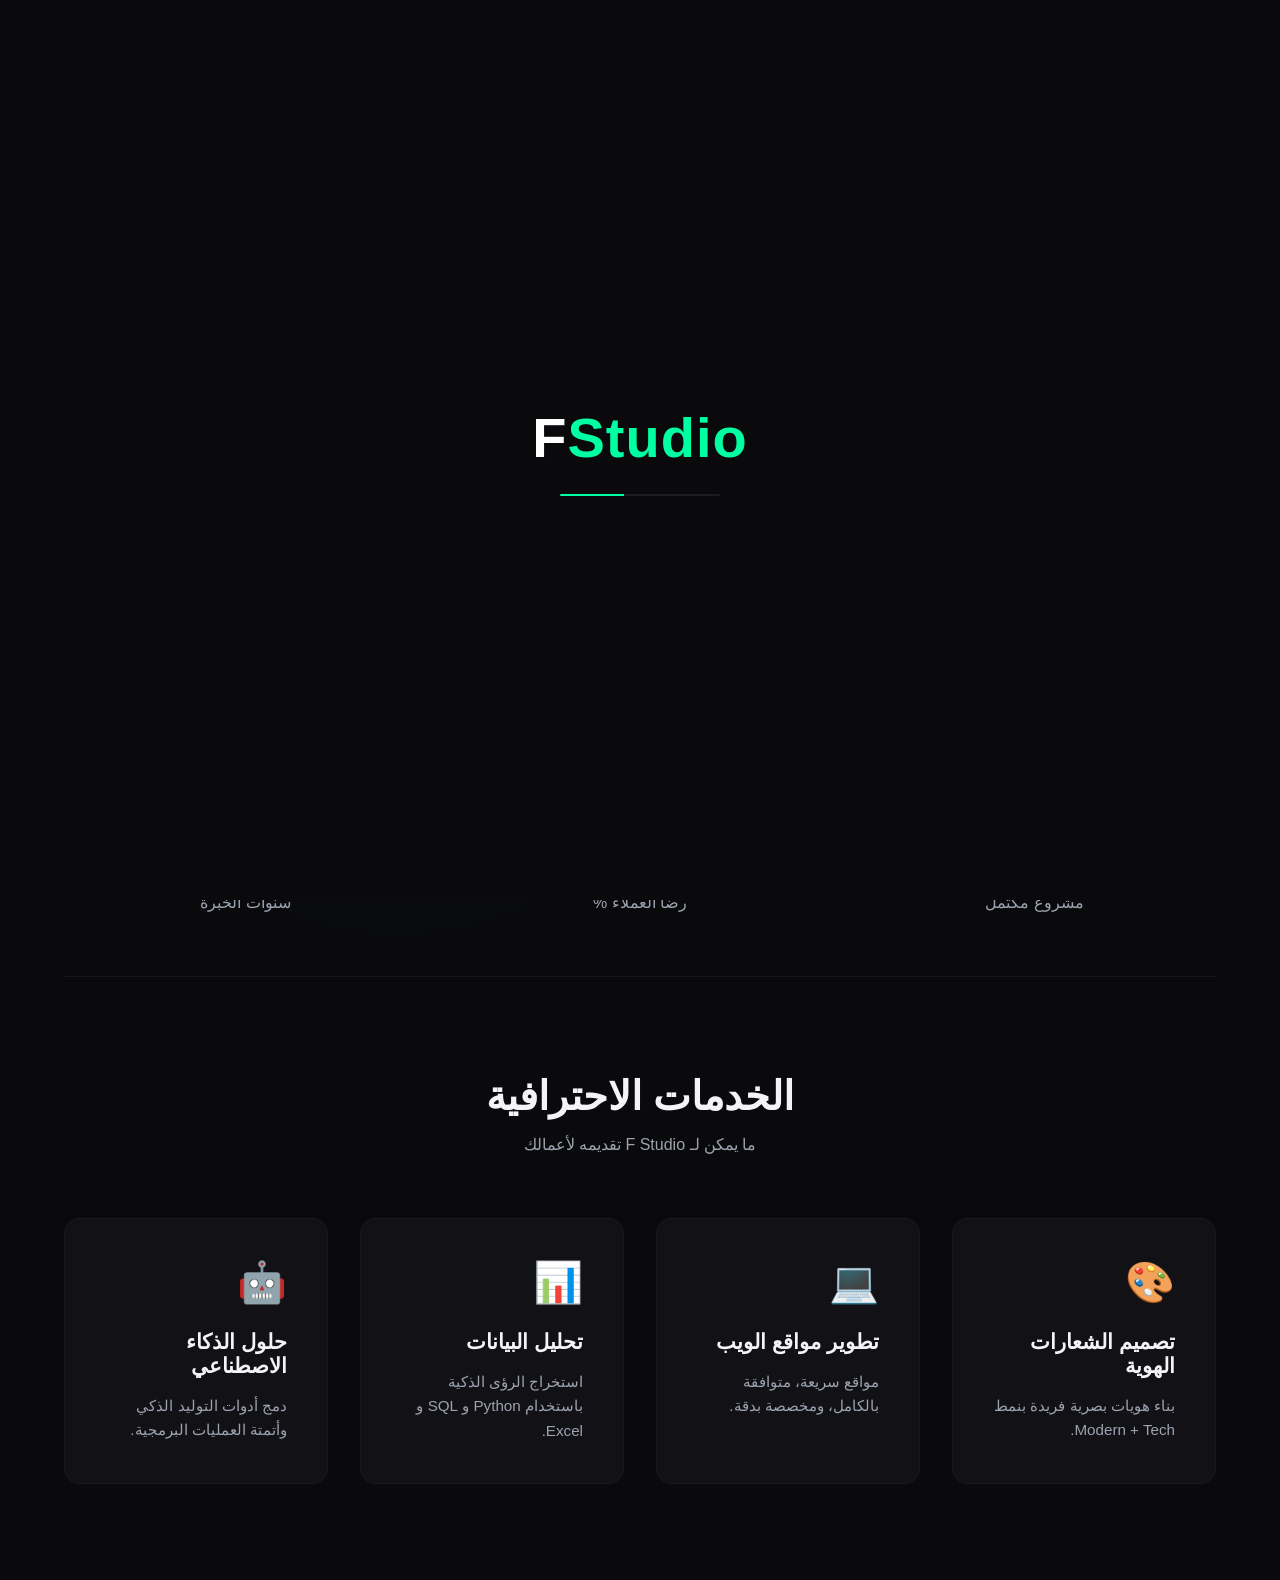
<file: index.html>
<!DOCTYPE html>
<html lang="ar" dir="rtl" data-theme="dark">
<head>
    <meta charset="UTF-8">
    <meta name="viewport" content="width=device-width, initial-scale=1.0">
    <title>F Studio | الاستوديو الرقمي الاحترافي</title>
    <meta name="description" content="F Studio - تصميم شعارات، تطوير مواقع، تحليل بيانات وحلول الذكاء الاصطناعي">
    <link rel="stylesheet" href="css/style.css">
    <link rel="stylesheet" href="css/animation.css">
    <link rel="stylesheet" href="css/responsive.css">
</head>
<body>

    <!-- الواجهة الافتتاحية المتحركة (Splash Screen) -->
    <div id="splash-screen">
        <div class="splash-logo">F<span>Studio</span></div>
        <div class="splash-loader"></div>
    </div>

    <!-- القائمة العلوية (Navbar) -->
    <header class="navbar">
        <div class="container navbar-container">
            <a href="index.html" class="logo">F<span>Studio</span></a>
            <nav class="nav-menu">
                <a href="index.html" class="active" data-i18n="home">الرئيسية</a>
                <a href="about.html" data-i18n="about">من أنا</a>
                <a href="services.html" data-i18n="services">الخدمات</a>
                <a href="portfolio.html" data-i18n="portfolio">معرض الأعمال</a>
                <a href="blog.html" data-i18n="blog">المدونة</a>
                <a href="contact.html" data-i18n="contact">تواصل معنا</a>
            </nav>
            <div class="nav-actions">
                <button id="theme-toggle" aria-label="Toggle Theme">🌓</button>
                <button id="lang-toggle">EN</button>
            </div>
        </div>
    </header>

    <!-- الواجهة الجذابة (Hero Section) -->
    <section class="hero-section">
        <div class="container hero-grid">
            <div class="hero-content reveal">
                <h1 data-i18n="hero-title">نبتكر الحلول الرقمية <br><span>للمستقبل</span></h1>
                <p data-i18n="hero-desc">استوديو متكامل يجمع بين الفن الهندسي وتحليل البيانات المتقدم لبناء تجارب رقمية فريدة.</p>
                <div class="hero-buttons">
                    <a href="portfolio.html" class="btn btn-primary" data-i18n="view-work">عرض أعمالي</a>
                    <a href="contact.html" class="btn btn-secondary" data-i18n="let-talk">لنبدأ المشروع</a>
                </div>
            </div>
            <div class="hero-visual reveal">
                <!-- تصميم تقني تفاعلي عبر CSS -->
                <div class="tech-globe"></div>
            </div>
        </div>
    </section>

    <!-- قسم الإحصائيات المتحرك (Stats Section) -->
    <section class="stats-section container">
        <div class="stats-grid">
            <div class="stat-item">
                <h3 class="counter" data-target="20">0</h3>
                <p data-i18n="stat-projects">مشروع مكتمل</p>
            </div>
            <div class="stat-item">
                <h3 class="counter" data-target="99">0</h3>
                <p data-i18n="stat-satisfaction">رضا العملاء %</p>
            </div>
            <div class="stat-item">
                <h3 class="counter" data-target="5">0</h3>
                <p data-i18n="stat-experience">سنوات الخبرة</p>
            </div>
        </div>
    </section>

    <!-- قسم الخدمات (Services Section) -->
    <section class="services-section container">
        <div class="section-header reveal">
            <h2 data-i18n="services-title">الخدمات الاحترافية</h2>
            <p data-i18n="services-subtitle">ما يمكن لـ F Studio تقديمه لأعمالك</p>
        </div>
        <div class="services-grid">
            <div class="service-card reveal">
                <div class="icon">🎨</div>
                <h3 data-i18n="srv-design">تصميم الشعارات الهوية</h3>
                <p data-i18n="srv-design-desc">بناء هويات بصرية فريدة بنمط Modern + Tech.</p>
            </div>
            <div class="service-card reveal">
                <div class="icon">💻</div>
                <h3 data-i18n="srv-dev">تطوير مواقع الويب</h3>
                <p data-i18n="srv-dev-desc">مواقع سريعة، متوافقة بالكامل، ومخصصة بدقة.</p>
            </div>
            <div class="service-card reveal">
                <div class="icon">📊</div>
                <h3 data-i18n="srv-data">تحليل البيانات</h3>
                <p data-i18n="srv-data-desc">استخراج الرؤى الذكية باستخدام Python و SQL و Excel.</p>
            </div>
            <div class="service-card reveal">
                <div class="icon">🤖</div>
                <h3 data-i18n="srv-ai">حلول الذكاء الاصطناعي</h3>
                <p data-i18n="srv-ai-desc">دمج أدوات التوليد الذكي وأتمتة العمليات البرمجية.</p>
            </div>
        </div>
    </section>

    <!-- زر العودة للأعلى -->
    <button id="scroll-top" aria-label="Back to top">↑</button>

    <script src="js/script.js"></script>
</body>
</html>
</file>
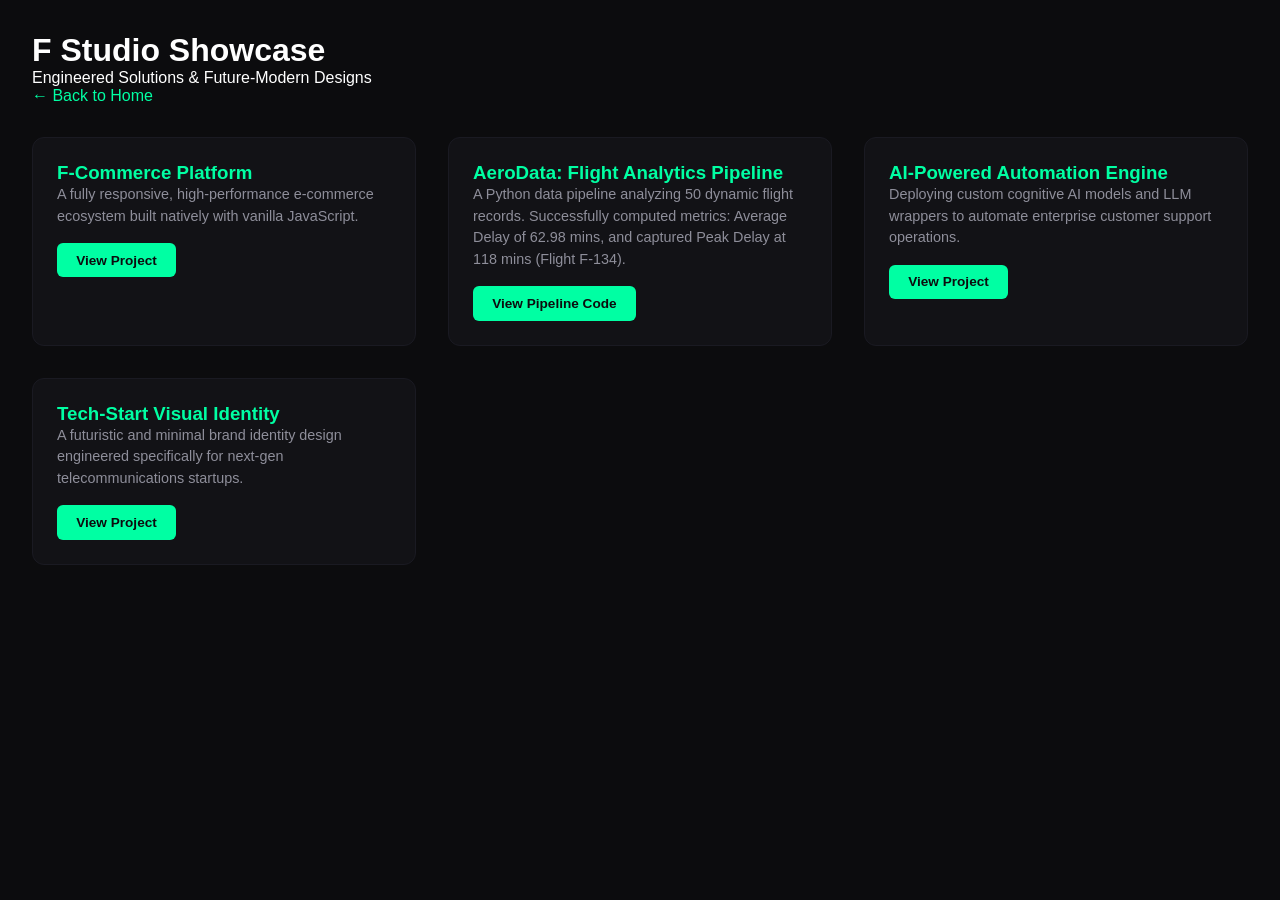
<file: portfolio.html>
<!DOCTYPE html>
<html lang="en">
<head>
    <meta charset="UTF-8">
    <meta name="viewport" content="width=device-width, initial-scale=1.0">
    <title>F Studio | Portfolio</title>
    <link rel="stylesheet" href="css/style.css">
    <link rel="stylesheet" href="css/animation.css">
    <link rel="stylesheet" href="css/responsive.css">
    <style>
        /* كود أمان لضمان ظهور التصميم حتى لو لم تتحمل ملفات الـ CSS الخارجية */
        body { background-color: #0c0c0e; color: #ffffff; font-family: 'Arial', sans-serif; margin: 0; padding: 2rem; }
        .portfolio-grid { display: grid; grid-template-columns: repeat(auto-fit, minmax(300px, 1fr)); gap: 2rem; margin-top: 2rem; }
        .project-card { background: #121216; border: 1px solid #1a1a22; border-radius: 12px; padding: 1.5rem; transition: 0.3s; }
        .project-card:hover { border-color: #00ffa3; }
        .project-title { color: #00ffa3; margin-top: 0; }
        .project-desc { color: #8e8e9a; font-size: 0.9rem; line-height: 1.5; }
        .btn { display: inline-block; background: #00ffa3; color: #0c0c0e; padding: 0.6rem 1.2rem; border-radius: 6px; text-decoration: none; font-weight: bold; margin-top: 1rem; font-size: 0.85rem; }
    </style>
</head>
<body>

    <header>
        <h1>F Studio Showcase</h1>
        <p>Engineered Solutions & Future-Modern Designs</p>
        <a href="index.html" style="color: #00ffa3; text-decoration: none;">&larr; Back to Home</a>
    </header>

    <div class="portfolio-grid">
        
        <div class="project-card">
            <h3 class="project-title">F-Commerce Platform</h3>
            <p class="project-desc">A fully responsive, high-performance e-commerce ecosystem built natively with vanilla JavaScript.</p>
            <a href="#" class="btn">View Project</a>
        </div>

        <div class="project-card">
            <h3 class="project-title">AeroData: Flight Analytics Pipeline</h3>
            <p class="project-desc">A Python data pipeline analyzing 50 dynamic flight records. Successfully computed metrics: Average Delay of 62.98 mins, and captured Peak Delay at 118 mins (Flight F-134).</p>
            <a href="https://github.com/fmohammedali/f-studio0" class="btn">View Pipeline Code</a>
        </div>

        <div class="project-card">
            <h3 class="project-title">AI-Powered Automation Engine</h3>
            <p class="project-desc">Deploying custom cognitive AI models and LLM wrappers to automate enterprise customer support operations.</p>
            <a href="#" class="btn">View Project</a>
        </div>

        <div class="project-card">
            <h3 class="project-title">Tech-Start Visual Identity</h3>
            <p class="project-desc">A futuristic and minimal brand identity design engineered specifically for next-gen telecommunications startups.</p>
            <a href="#" class="btn">View Project</a>
        </div>

    </div>

</body>
</html>
</file>
<file: css/style.css>
/* الألوان والمتغيرات بنمط Minimal Tech */
:root {
    --bg-primary: #0a0a0c;
    --bg-secondary: #121216;
    --text-primary: #f3f4f6;
    --text-secondary: #9ca3af;
    --accent: #00ffa3; /* لون تقني مستقبلي */
    --transition: all 0.4s cubic-bezier(0.16, 1, 0.3, 1);
}

[data-theme="light"] {
    --bg-primary: #f8f9fa;
    --bg-secondary: #ffffff;
    --text-primary: #111827;
    --text-secondary: #4b5563;
    --accent: #00b371;
}

* {
    margin: 0;
    padding: 0;
    box-sizing: border-box;
    font-family: 'Segoe UI', Tahoma, Geneva, Verdana, sans-serif;
}

body {
    background-color: var(--bg-primary);
    color: var(--text-primary);
    overflow-x: hidden;
    transition: var(--transition);
}

.container {
    width: 90%;
    max-width: 1200px;
    margin: 0 auto;
}

/* القائمة العلوية */
.navbar {
    position: fixed;
    top: 0;
    width: 100%;
    background: rgba(10, 10, 12, 0.8);
    backdrop-filter: blur(12px);
    -webkit-backdrop-filter: blur(12px);
    z-index: 1000;
    border-bottom: 1px solid rgba(255,255,255,0.05);
    padding: 1.5rem 0;
}

[data-theme="light"] .navbar {
    background: rgba(248, 249, 250, 0.8);
    border-bottom: 1px solid rgba(0,0,0,0.05);
}

.navbar-container {
    display: flex;
    justify-content: space-between;
    align-items: center;
}

.logo {
    font-size: 1.5rem;
    font-weight: 800;
    text-decoration: none;
    color: var(--text-primary);
}

.logo span { color: var(--accent); }

.nav-menu a {
    margin: 0 1.2rem;
    text-decoration: none;
    color: var(--text-secondary);
    transition: var(--transition);
    font-weight: 500;
}

.nav-menu a:hover, .nav-menu a.active {
    color: var(--accent);
}

.nav-actions {
    display: flex;
    align-items: center;
    gap: 1rem;
}

#theme-toggle {
    background: transparent;
    border: 1px solid rgba(255,255,255,0.1);
    color: var(--text-primary);
    padding: 0.5rem;
    border-radius: 50%;
    cursor: pointer;
    font-size: 1.2rem;
    transition: var(--transition);
}

[data-theme="light"] #theme-toggle {
    border-color: rgba(0,0,0,0.1);
}

/* الواجهة الرئيسية (Hero) */
.hero-section {
    padding: 12rem 0 6rem 0;
    min-height: 85vh;
    display: flex;
    align-items: center;
    position: relative;
}

.hero-grid {
    display: grid;
    grid-template-columns: 1fr 1fr;
    align-items: center;
    gap: 2rem;
    width: 100%;
}

.hero-content h1 {
    font-size: 3.5rem;
    line-height: 1.2;
    margin-bottom: 1.5rem;
}

.hero-content h1 span { color: var(--accent); }

.hero-content p {
    color: var(--text-secondary);
    font-size: 1.1rem;
    line-height: 1.6;
}

.hero-buttons {
    margin-top: 2.5rem;
    display: flex;
    gap: 1rem;
}

.btn {
    padding: 0.8rem 2rem;
    border-radius: 8px;
    text-decoration: none;
    font-weight: 600;
    transition: var(--transition);
    display: inline-block;
}

.btn-primary {
    background-color: var(--accent);
    color: #000;
}

.btn-secondary {
    border: 1px solid var(--text-secondary);
    color: var(--text-primary);
}

.btn:hover {
    transform: translateY(-3px);
    box-shadow: 0 10px 20px rgba(0,255,163,0.15);
}

/* قسم الإحصائيات */
.stats-section {
    padding: 4rem 0;
    border-top: 1px solid rgba(255,255,255,0.05);
    border-bottom: 1px solid rgba(255,255,255,0.05);
}

[data-theme="light"] .stats-section {
    border-color: rgba(0,0,0,0.05);
}

.stats-grid {
    display: grid;
    grid-template-columns: repeat(3, 1fr);
    text-align: center;
    gap: 2rem;
}

.stat-item h3 {
    font-size: 3rem;
    color: var(--accent);
    margin-bottom: 0.5rem;
}

.stat-item p {
    color: var(--text-secondary);
    font-weight: 500;
}

/* قسم الخدمات */
.services-section { padding: 6rem 0; }

.section-header {
    text-align: center;
    margin-bottom: 4rem;
}

.section-header h2 {
    font-size: 2.5rem;
    margin-bottom: 1rem;
}

.section-header h2 window { color: var(--accent); }

.section-header p { color: var(--text-secondary); }

.services-grid {
    display: grid;
    grid-template-columns: repeat(auto-fit, minmax(250px, 1fr));
    gap: 2rem;
}

.service-card {
    background: var(--bg-secondary);
    padding: 2.5rem;
    border-radius: 16px;
    border: 1px solid rgba(255,255,255,0.03);
    transition: var(--transition);
}

[data-theme="light"] .service-card {
    border-color: rgba(0,0,0,0.03);
    box-shadow: 0 10px 30px rgba(0,0,0,0.02);
}

.service-card .icon {
    font-size: 2.5rem;
    margin-bottom: 1.5rem;
}

.service-card h3 {
    font-size: 1.3rem;
    margin-bottom: 1rem;
}

.service-card p {
    color: var(--text-secondary);
    font-size: 0.95rem;
    line-height: 1.6;
}

.service-card:hover {
    transform: translateY(-8px);
    border-color: var(--accent);
}

/* زر العودة للأعلى */
#scroll-top {
    position: fixed;
    bottom: 2rem;
    left: 2rem; /* تم تعديلها لتناسب الاتجاه العربي RTL */
    background: var(--accent);
    color: #000;
    border: none;
    width: 50px;
    height: 50px;
    border-radius: 50%;
    cursor: pointer;
    display: none;
    z-index: 99;
    font-size: 1.5rem;
    font-weight: bold;
    box-shadow: 0 5px 15px rgba(0,255,163,0.3);
  }
</file>
<file: css/animation.css>
/* ظهور العناصر تدريجياً عند التمرير */
.reveal {
    opacity: 0;
    transform: translateY(40px);
    transition: all 0.8s cubic-bezier(0.16, 1, 0.3, 1);
}

.reveal.active {
    opacity: 1;
    transform: translateY(0);
}

/* حركة الخلفية التقنية الفلويد */
.tech-globe {
    width: 450px;
    height: 450px;
    background: radial-gradient(circle, var(--accent) 0%, transparent 65%);
    filter: blur(90px);
    opacity: 0.12;
    position: absolute;
    animation: pulseGlobe 10s infinite alternate ease-in-out;
}

@keyframes pulseGlobe {
    0% { transform: scale(1) translate(0, 0); opacity: 0.1; }
    100% { transform: scale(1.15) translate(30px, -20px); opacity: 0.18; }
}

/* شاشة التحميل الافتتاحية (Splash Screen) */
#splash-screen {
    position: fixed;
    inset: 0;
    background: #0a0a0c;
    display: flex;
    flex-direction: column;
    align-items: center;
    justify-content: center;
    z-index: 9999;
    transition: opacity 0.5s ease;
}

.splash-logo {
    font-size: 3.5rem;
    font-weight: 800;
    color: #fff;
    margin-bottom: 1.5rem;
    letter-spacing: 1px;
}

.splash-logo span { color: var(--accent); }

.splash-loader {
    width: 160px;
    height: 2px;
    background: rgba(255,255,255,0.08);
    position: relative;
    overflow: hidden;
    border-radius: 2px;
}

.splash-loader::after {
    content: '';
    position: absolute;
    left: 0; top: 0; height: 100%;
    width: 40%;
    background: var(--accent);
    animation: loadingBar 1.6s infinite ease-in-out;
}

@keyframes loadingBar {
    0% { left: -40%; }
    100% { left: 100%; }
}
</file>
<file: css/responsive.css>
/* تحسينات الشاشات المتوسطة والأجهزة اللوحية (Tablets) */
@media (max-width: 992px) {
    .navbar { padding: 1rem 0; }
    .hero-section { padding: 10rem 0 4rem 0; }
    .hero-grid { grid-template-columns: 1fr; text-align: center; }
    .hero-buttons { justify-content: center; }
    .hero-content h1 { font-size: 2.8rem; }
    .tech-globe { width: 300px; height: 300px; left: 50%; top: 50%; transform: translate(-50%, -50%); }
    .stats-grid { gap: 1rem; }
    .stat-item h3 { font-size: 2.3rem; }
}

/* تحسينات الهواتف المحمولة الذكية (Mobile Phones) */
@media (max-width: 600px) {
    .container { width: 92%; }
    .hero-content h1 { font-size: 2.2rem; }
    .hero-content p { font-size: 0.95rem; }
    .hero-buttons { flex-direction: column; gap: 0.8rem; }
    .btn { width: 100%; text-align: center; }
    .stats-grid { grid-template-columns: 1fr; gap: 2rem; padding: 1rem 0; }
    .services-grid { grid-template-columns: 1fr; gap: 1.5rem; }
    .service-card { padding: 1.8rem; }
    .section-header h2 { font-size: 1.8rem; }
    .nav-menu { display: none; } /* إخفاء مؤقت لقائمة الهواتف لحين عمل قائمة الهامبرغر */
}
</file>
